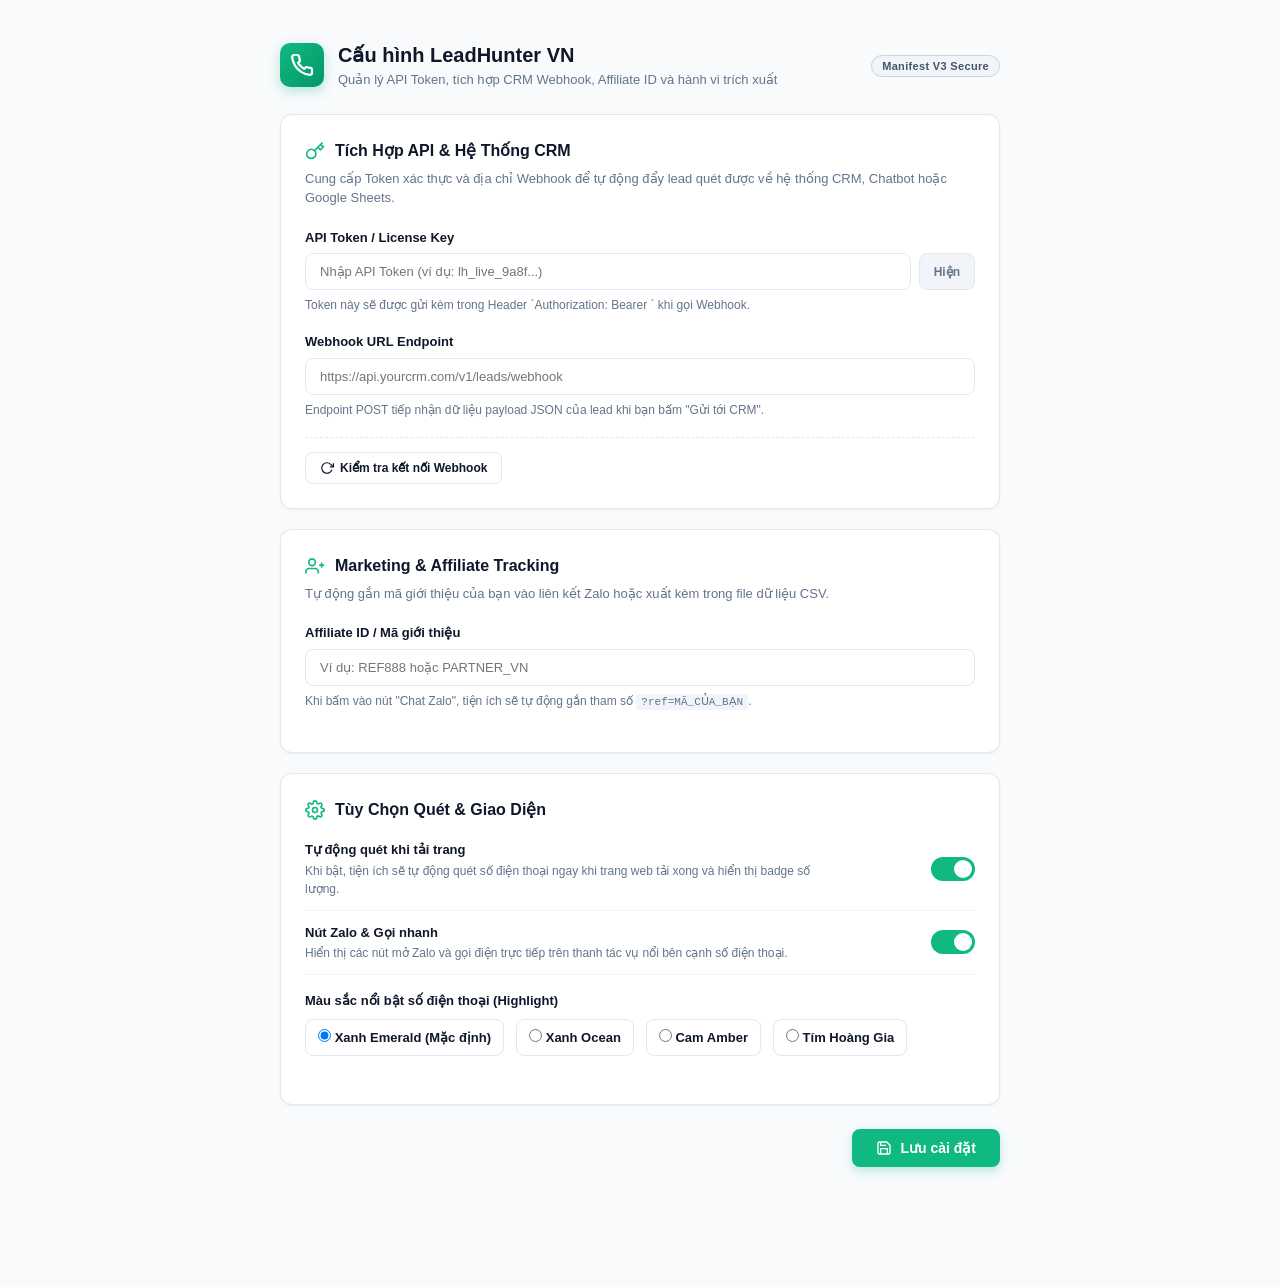
<file: extension/options/options.html>
<!DOCTYPE html>
<html lang="vi">
<head>
  <meta charset="UTF-8">
  <meta name="viewport" content="width=device-width, initial-scale=1.0">
  <title>LeadHunter VN - Cài Đặt Hệ Thống</title>
  <link rel="stylesheet" href="options.css">
</head>
<body>
  <div class="settings-wrapper">
    <!-- Header -->
    <header class="settings-header">
      <div class="brand">
        <div class="brand-logo">
          <svg viewBox="0 0 24 24" fill="none" stroke="currentColor" stroke-width="2.2">
            <path d="M22 16.92v3a2 2 0 0 1-2.18 2 19.79 19.79 0 0 1-8.63-3.07 19.5 19.5 0 0 1-6-6 19.79 19.79 0 0 1-3.07-8.67A2 2 0 0 1 4.11 2h3a2 2 0 0 1 2 1.72 12.84 12.84 0 0 0 .7 2.81 2 2 0 0 1-.45 2.11L8.09 9.91a16 16 0 0 0 6 6l1.27-1.27a2 2 0 0 1 2.11-.45 12.84 12.84 0 0 0 2.81.7A2 2 0 0 1 22 16.92z"/>
          </svg>
        </div>
        <div>
          <h1 id="i18n-settingsTitle">Cấu hình LeadHunter VN</h1>
          <p class="subtitle">Quản lý API Token, tích hợp CRM Webhook, Affiliate ID và hành vi trích xuất</p>
        </div>
      </div>
      <div class="header-badges">
        <span class="badge-v3">Manifest V3 Secure</span>
      </div>
    </header>

    <!-- Main Content Form -->
    <main class="settings-body">
      <form id="optionsForm">
        <!-- Section: API & CRM Integration -->
        <div class="card">
          <h2 class="card-title">
            <svg viewBox="0 0 24 24" fill="none" stroke="currentColor" stroke-width="2">
              <path d="M21 2l-2 2m-7.61 7.61a5.5 5.5 0 1 1-7.778 7.778 5.5 5.5 0 0 1 7.777-7.777zm0 0L15.5 7.5m0 0l3 3L22 7l-3-3m-3.5 3.5L19 4"/>
            </svg>
            Tích Hợp API & Hệ Thống CRM
          </h2>
          <p class="card-desc">Cung cấp Token xác thực và địa chỉ Webhook để tự động đẩy lead quét được về hệ thống CRM, Chatbot hoặc Google Sheets.</p>

          <div class="form-group">
            <label for="apiToken" id="i18n-apiTokenLabel">API Token / License Key</label>
            <div class="input-with-action">
              <input type="password" id="apiToken" placeholder="Nhập API Token (ví dụ: lh_live_9a8f...)" autocomplete="off">
              <button type="button" class="btn-toggle-view" id="btnToggleToken">Hiện</button>
            </div>
            <span class="input-hint">Token này sẽ được gửi kèm trong Header `Authorization: Bearer <Token>` khi gọi Webhook.</span>
          </div>

          <div class="form-group">
            <label for="webhookUrl" id="i18n-webhookUrlLabel">Webhook URL Endpoint</label>
            <input type="url" id="webhookUrl" placeholder="https://api.yourcrm.com/v1/leads/webhook" required>
            <span class="input-hint">Endpoint POST tiếp nhận dữ liệu payload JSON của lead khi bạn bấm "Gửi tới CRM".</span>
          </div>

          <div class="test-connection-row">
            <button type="button" class="btn-test" id="btnTestConnection">
              <svg viewBox="0 0 24 24" fill="none" stroke="currentColor" stroke-width="2">
                <polyline points="23 4 23 10 17 10"></polyline>
                <path d="M20.49 15a9 9 0 1 1-2.12-9.36L23 10"></path>
              </svg>
              <span id="i18n-testConnectionBtn">Kiểm tra kết nối Webhook</span>
            </button>
            <div id="testResult" class="test-result-box"></div>
          </div>
        </div>

        <!-- Section: Marketing & Affiliate -->
        <div class="card">
          <h2 class="card-title">
            <svg viewBox="0 0 24 24" fill="none" stroke="currentColor" stroke-width="2">
              <path d="M16 21v-2a4 4 0 0 0-4-4H5a4 4 0 0 0-4 4v2"></path>
              <circle cx="8.5" cy="7.5" r="4"></circle>
              <line x1="20" y1="8" x2="20" y2="14"></line>
              <line x1="23" y1="11" x2="17" y2="11"></line>
            </svg>
            Marketing & Affiliate Tracking
          </h2>
          <p class="card-desc">Tự động gắn mã giới thiệu của bạn vào liên kết Zalo hoặc xuất kèm trong file dữ liệu CSV.</p>

          <div class="form-group">
            <label for="affiliateId" id="i18n-affiliateIdLabel">Affiliate ID / Mã giới thiệu</label>
            <input type="text" id="affiliateId" placeholder="Ví dụ: REF888 hoặc PARTNER_VN">
            <span class="input-hint">Khi bấm vào nút "Chat Zalo", tiện ích sẽ tự động gắn tham số <code>?ref=MÃ_CỦA_BẠN</code>.</span>
          </div>
        </div>

        <!-- Section: Automation & Display Preferences -->
        <div class="card">
          <h2 class="card-title">
            <svg viewBox="0 0 24 24" fill="none" stroke="currentColor" stroke-width="2">
              <circle cx="12" cy="12" r="3"></circle>
              <path d="M19.4 15a1.65 1.65 0 0 0 .33 1.82l.06.06a2 2 0 0 1 0 2.83 2 2 0 0 1-2.83 0l-.06-.06a1.65 1.65 0 0 0-1.82-.33 1.65 1.65 0 0 0-1 1.51V21a2 2 0 0 1-2 2 2 2 0 0 1-2-2v-.09A1.65 1.65 0 0 0 9 19.4a1.65 1.65 0 0 0-1.82.33l-.06.06a2 2 0 0 1-2.83 0 2 2 0 0 1 0-2.83l.06-.06a1.65 1.65 0 0 0 .33-1.82 1.65 1.65 0 0 0-1.51-1H3a2 2 0 0 1-2-2 2 2 0 0 1 2-2h.09A1.65 1.65 0 0 0 4.6 9a1.65 1.65 0 0 0-.33-1.82l-.06-.06a2 2 0 0 1 0-2.83 2 2 0 0 1 2.83 0l.06.06a1.65 1.65 0 0 0 1.82.33H9a1.65 1.65 0 0 0 1-1.51V3a2 2 0 0 1 2-2 2 2 0 0 1 2 2v.09a1.65 1.65 0 0 0 1 1.51 1.65 1.65 0 0 0 1.82-.33l.06-.06a2 2 0 0 1 2.83 0 2 2 0 0 1 0 2.83l-.06.06a1.65 1.65 0 0 0-.33 1.82V9a1.65 1.65 0 0 0 1.51 1H21a2 2 0 0 1 2 2 2 2 0 0 1-2 2h-.09a1.65 1.65 0 0 0-1.51 1z"></path>
            </svg>
            Tùy Chọn Quét & Giao Diện
          </h2>

          <div class="switch-row">
            <div>
              <span class="switch-title" id="i18n-autoScanLabel">Tự động quét khi tải trang</span>
              <span class="switch-desc">Khi bật, tiện ích sẽ tự động quét số điện thoại ngay khi trang web tải xong và hiển thị badge số lượng.</span>
            </div>
            <label class="toggle-switch">
              <input type="checkbox" id="autoScan" checked>
              <span class="slider"></span>
            </label>
          </div>

          <div class="switch-row">
            <div>
              <span class="switch-title">Nút Zalo & Gọi nhanh</span>
              <span class="switch-desc">Hiển thị các nút mở Zalo và gọi điện trực tiếp trên thanh tác vụ nổi bên cạnh số điện thoại.</span>
            </div>
            <label class="toggle-switch">
              <input type="checkbox" id="enableZalo" checked>
              <span class="slider"></span>
            </label>
          </div>

          <div class="form-group color-group">
            <label id="i18n-highlightColorLabel">Màu sắc nổi bật số điện thoại (Highlight)</label>
            <div class="color-options">
              <label class="color-option">
                <input type="radio" name="highlightColor" value="#10b981" checked>
                <span class="color-swatch" style="background-color: #10b981;"></span>
                <span>Xanh Emerald (Mặc định)</span>
              </label>
              <label class="color-option">
                <input type="radio" name="highlightColor" value="#3b82f6">
                <span class="color-swatch" style="background-color: #3b82f6;"></span>
                <span>Xanh Ocean</span>
              </label>
              <label class="color-option">
                <input type="radio" name="highlightColor" value="#f59e0b">
                <span class="color-swatch" style="background-color: #f59e0b;"></span>
                <span>Cam Amber</span>
              </label>
              <label class="color-option">
                <input type="radio" name="highlightColor" value="#8b5cf6">
                <span class="color-swatch" style="background-color: #8b5cf6;"></span>
                <span>Tím Hoàng Gia</span>
              </label>
            </div>
          </div>
        </div>

        <!-- Sticky Footer Save Bar -->
        <div class="settings-actions">
          <div class="status-msg" id="saveStatus"></div>
          <button type="submit" class="btn-save" id="btnSave">
            <svg viewBox="0 0 24 24" fill="none" stroke="currentColor" stroke-width="2">
              <path d="M19 21H5a2 2 0 0 1-2-2V5a2 2 0 0 1 2-2h11l5 5v11a2 2 0 0 1-2 2z"></path>
              <polyline points="17 21 17 13 7 13 7 21"></polyline>
              <polyline points="7 3 7 8 15 8"></polyline>
            </svg>
            <span id="i18n-saveBtn">Lưu cài đặt</span>
          </button>
        </div>
      </form>
    </main>
  </div>

  <script src="../config.js"></script>
  <script src="options.js"></script>
</body>
</html>
</file>
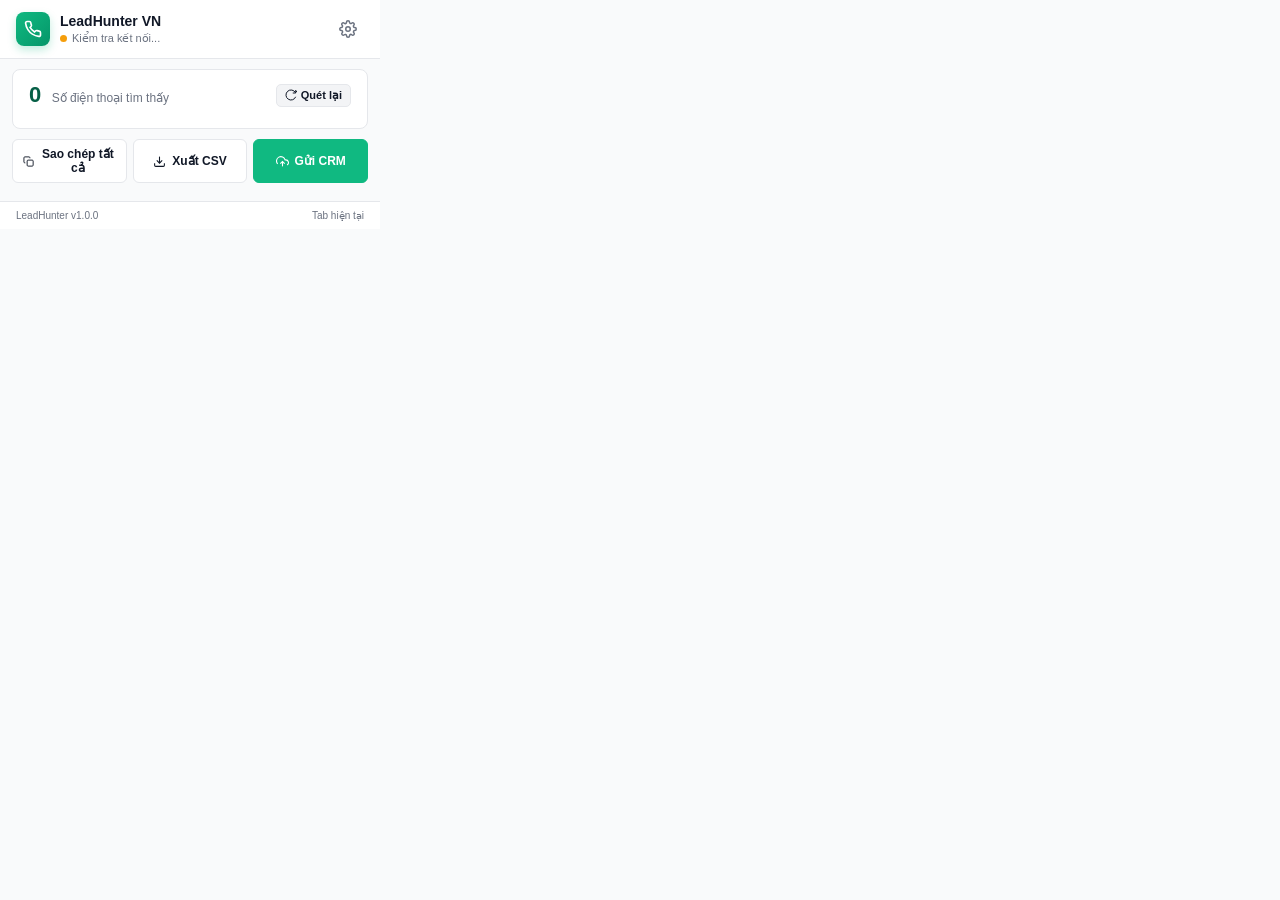
<file: extension/popup/popup.html>
<!DOCTYPE html>
<html lang="vi">
<head>
  <meta charset="UTF-8">
  <meta name="viewport" content="width=device-width, initial-scale=1.0">
  <title>LeadHunter VN - Popup</title>
  <link rel="stylesheet" href="popup.css">
</head>
<body>
  <div class="popup-container">
    <!-- Header -->
    <header class="popup-header">
      <div class="header-brand">
        <div class="brand-icon">
          <svg viewBox="0 0 24 24" fill="none" stroke="currentColor" stroke-width="2.2">
            <path d="M22 16.92v3a2 2 0 0 1-2.18 2 19.79 19.79 0 0 1-8.63-3.07 19.5 19.5 0 0 1-6-6 19.79 19.79 0 0 1-3.07-8.67A2 2 0 0 1 4.11 2h3a2 2 0 0 1 2 1.72 12.84 12.84 0 0 0 .7 2.81 2 2 0 0 1-.45 2.11L8.09 9.91a16 16 0 0 0 6 6l1.27-1.27a2 2 0 0 1 2.11-.45 12.84 12.84 0 0 0 2.81.7A2 2 0 0 1 22 16.92z"/>
          </svg>
        </div>
        <div>
          <h1 class="brand-title" id="i18n-popupTitle">LeadHunter VN</h1>
          <div class="status-indicator" id="crmStatusBadge">
            <span class="status-dot disconnected"></span>
            <span class="status-text" id="crmStatusText">Kiểm tra kết nối...</span>
          </div>
        </div>
      </div>
      <button class="icon-btn" id="btnOpenOptions" title="Mở trang cài đặt" aria-label="Cài đặt">
        <svg viewBox="0 0 24 24" fill="none" stroke="currentColor" stroke-width="2">
          <circle cx="12" cy="12" r="3"></circle>
          <path d="M19.4 15a1.65 1.65 0 0 0 .33 1.82l.06.06a2 2 0 0 1 0 2.83 2 2 0 0 1-2.83 0l-.06-.06a1.65 1.65 0 0 0-1.82-.33 1.65 1.65 0 0 0-1 1.51V21a2 2 0 0 1-2 2 2 2 0 0 1-2-2v-.09A1.65 1.65 0 0 0 9 19.4a1.65 1.65 0 0 0-1.82.33l-.06.06a2 2 0 0 1-2.83 0 2 2 0 0 1 0-2.83l.06-.06a1.65 1.65 0 0 0 .33-1.82 1.65 1.65 0 0 0-1.51-1H3a2 2 0 0 1-2-2 2 2 0 0 1 2-2h.09A1.65 1.65 0 0 0 4.6 9a1.65 1.65 0 0 0-.33-1.82l-.06-.06a2 2 0 0 1 0-2.83 2 2 0 0 1 2.83 0l.06.06a1.65 1.65 0 0 0 1.82.33H9a1.65 1.65 0 0 0 1-1.51V3a2 2 0 0 1 2-2 2 2 0 0 1 2 2v.09a1.65 1.65 0 0 0 1 1.51 1.65 1.65 0 0 0 1.82-.33l.06-.06a2 2 0 0 1 2.83 0 2 2 0 0 1 0 2.83l-.06.06a1.65 1.65 0 0 0-.33 1.82V9a1.65 1.65 0 0 0 1.51 1H21a2 2 0 0 1 2 2 2 2 0 0 1-2 2h-.09a1.65 1.65 0 0 0-1.51 1z"></path>
        </svg>
      </button>
    </header>

    <!-- Stats & Filters -->
    <section class="stats-card">
      <div class="stats-row">
        <div>
          <span class="stats-number" id="leadCount">0</span>
          <span class="stats-label" id="i18n-leadsFound">Số điện thoại tìm thấy</span>
        </div>
        <button class="btn-refresh" id="btnRescan" title="Quét lại tab">
          <svg viewBox="0 0 24 24" fill="none" stroke="currentColor" stroke-width="2">
            <path d="M21.5 2v6h-6M21.34 15.57a10 10 0 1 1-.57-8.38l5.67-5.67"/>
          </svg>
          <span id="i18n-btnRescan">Quét lại</span>
        </button>
      </div>
      <div class="carrier-tags" id="carrierTags">
        <!-- Rendered by JS -->
      </div>
    </section>

    <!-- Action Toolbar -->
    <section class="toolbar">
      <button class="tool-btn" id="btnCopyAll" title="Sao chép tất cả số điện thoại">
        <svg viewBox="0 0 24 24" fill="none" stroke="currentColor" stroke-width="2">
          <rect x="9" y="9" width="13" height="13" rx="2" ry="2"></rect>
          <path d="M5 15H4a2 2 0 0 1-2-2V4a2 2 0 0 1 2-2h9a2 2 0 0 1 2 2v1"></path>
        </svg>
        <span id="i18n-btnCopyAll">Sao chép tất cả</span>
      </button>

      <button class="tool-btn" id="btnExportCsv" title="Tải file CSV danh sách leads">
        <svg viewBox="0 0 24 24" fill="none" stroke="currentColor" stroke-width="2">
          <path d="M21 15v4a2 2 0 0 1-2 2H5a2 2 0 0 1-2-2v-4"></path>
          <polyline points="7 10 12 15 17 10"></polyline>
          <line x1="12" y1="15" x2="12" y2="3"></line>
        </svg>
        <span id="i18n-btnExportCsv">Xuất CSV</span>
      </button>

      <button class="tool-btn primary" id="btnPushAllCrm" title="Đẩy toàn bộ lead lên CRM">
        <svg viewBox="0 0 24 24" fill="none" stroke="currentColor" stroke-width="2">
          <polyline points="16 16 12 12 8 16"></polyline>
          <line x1="12" y1="12" x2="12" y2="21"></line>
          <path d="M20.39 18.39A5 5 0 0 0 18 9h-1.26A8 8 0 1 0 3 16.3"></path>
        </svg>
        <span id="i18n-btnSendAllCrm">Gửi CRM</span>
      </button>
    </section>

    <!-- Phone List -->
    <main class="leads-list-container">
      <div id="leadsList" class="leads-list">
        <!-- Rendered by JS -->
      </div>

      <!-- Empty State -->
      <div id="emptyState" class="empty-state" style="display: none;">
        <div class="empty-icon">
          <svg viewBox="0 0 24 24" fill="none" stroke="currentColor" stroke-width="1.8">
            <circle cx="11" cy="11" r="8"></circle>
            <line x1="21" y1="21" x2="16.65" y2="16.65"></line>
            <line x1="8" y1="11" x2="14" y2="11"></line>
          </svg>
        </div>
        <p class="empty-title" id="i18n-noPhonesFound">Không tìm thấy số điện thoại</p>
        <p class="empty-desc">Trang này chưa có số điện thoại theo định dạng chuẩn hoặc chưa cuộn hết nội dung.</p>
        <button class="btn-rescan-empty" id="btnRescanEmpty">Thử quét lại trang</button>
      </div>
    </main>

    <!-- Footer Toast Feedback -->
    <div id="toast" class="toast"></div>

    <footer class="popup-footer">
      <span>LeadHunter v1.0.0</span>
      <span id="pageDomain">Tab hiện tại</span>
    </footer>
  </div>

  <script src="../config.js"></script>
  <script src="popup.js"></script>
</body>
</html>
</file>
<file: extension/options/options.css>
/* LeadHunter VN - Options Page CSS */

:root {
  --primary: #10b981;
  --primary-hover: #059669;
  --primary-light: #ecfdf5;
  --primary-dark: #065f46;
  --bg-page: #f8fafc;
  --card-bg: #ffffff;
  --text-main: #0f172a;
  --text-muted: #64748b;
  --border-color: #e2e8f0;
}

* {
  box-sizing: border-box;
  margin: 0;
  padding: 0;
}

body {
  font-family: -apple-system, BlinkMacSystemFont, "Segoe UI", Roboto, Helvetica, Arial, sans-serif;
  background-color: var(--bg-page);
  color: var(--text-main);
  line-height: 1.5;
  padding-bottom: 80px;
}

.settings-wrapper {
  max-width: 760px;
  margin: 40px auto;
  padding: 0 20px;
}

/* Header */
.settings-header {
  display: flex;
  align-items: center;
  justify-content: space-between;
  margin-bottom: 24px;
}

.brand {
  display: flex;
  align-items: center;
  gap: 14px;
}

.brand-logo {
  width: 44px;
  height: 44px;
  background: linear-gradient(135deg, #10b981 0%, #059669 100%);
  color: #ffffff;
  border-radius: 10px;
  display: flex;
  align-items: center;
  justify-content: center;
  box-shadow: 0 4px 12px rgba(16, 185, 129, 0.3);
}

.brand-logo svg {
  width: 24px;
  height: 24px;
}

.brand h1 {
  font-size: 20px;
  font-weight: 800;
  color: var(--text-main);
}

.subtitle {
  font-size: 13px;
  color: var(--text-muted);
}

.badge-v3 {
  background: #f1f5f9;
  border: 1px solid #cbd5e1;
  color: #475569;
  font-size: 11px;
  font-weight: 700;
  padding: 4px 10px;
  border-radius: 20px;
  letter-spacing: 0.03em;
}

/* Cards */
.card {
  background: var(--card-bg);
  border: 1px solid var(--border-color);
  border-radius: 12px;
  padding: 24px;
  margin-bottom: 20px;
  box-shadow: 0 1px 3px rgba(0, 0, 0, 0.05);
}

.card-title {
  display: flex;
  align-items: center;
  gap: 10px;
  font-size: 16px;
  font-weight: 700;
  color: var(--text-main);
  margin-bottom: 6px;
}

.card-title svg {
  width: 20px;
  height: 20px;
  color: var(--primary);
}

.card-desc {
  font-size: 13px;
  color: var(--text-muted);
  margin-bottom: 20px;
}

/* Form Controls */
.form-group {
  margin-bottom: 18px;
}

.form-group label {
  display: block;
  font-size: 13px;
  font-weight: 600;
  color: var(--text-main);
  margin-bottom: 6px;
}

.input-with-action {
  display: flex;
  gap: 8px;
}

input[type="text"],
input[type="password"],
input[type="url"] {
  width: 100%;
  padding: 10px 14px;
  border: 1px solid var(--border-color);
  border-radius: 8px;
  font-size: 13px;
  background-color: #ffffff;
  color: var(--text-main);
  outline: none;
  transition: border-color 0.15s ease, box-shadow 0.15s ease;
}

input[type="text"]:focus,
input[type="password"]:focus,
input[type="url"]:focus {
  border-color: var(--primary);
  box-shadow: 0 0 0 3px rgba(16, 185, 129, 0.15);
}

.btn-toggle-view {
  background: #f1f5f9;
  border: 1px solid var(--border-color);
  padding: 0 14px;
  border-radius: 8px;
  font-size: 12px;
  font-weight: 600;
  color: var(--text-muted);
  cursor: pointer;
  white-space: nowrap;
}

.btn-toggle-view:hover {
  background: #e2e8f0;
  color: var(--text-main);
}

.input-hint {
  display: block;
  font-size: 12px;
  color: var(--text-muted);
  margin-top: 6px;
}

.input-hint code {
  background: #f1f5f9;
  padding: 2px 5px;
  border-radius: 4px;
  font-family: monospace;
  font-size: 11px;
}

/* Test Connection */
.test-connection-row {
  margin-top: 14px;
  padding-top: 14px;
  border-top: 1px dashed var(--border-color);
  display: flex;
  align-items: center;
  gap: 12px;
}

.btn-test {
  display: inline-flex;
  align-items: center;
  gap: 6px;
  padding: 8px 14px;
  background: #ffffff;
  border: 1px solid var(--border-color);
  border-radius: 7px;
  font-size: 12px;
  font-weight: 600;
  color: var(--text-main);
  cursor: pointer;
  transition: all 0.15s ease;
}

.btn-test:hover {
  background: #f8fafc;
  border-color: #cbd5e1;
}

.btn-test svg {
  width: 14px;
  height: 14px;
}

.test-result-box {
  font-size: 12px;
  font-weight: 500;
}

.test-result-box.success {
  color: #16a34a;
}

.test-result-box.error {
  color: #dc2626;
}

/* Switch Rows */
.switch-row {
  display: flex;
  align-items: center;
  justify-content: space-between;
  padding: 12px 0;
  border-bottom: 1px solid #f1f5f9;
}

.switch-row:last-of-type {
  border-bottom: none;
}

.switch-title {
  display: block;
  font-size: 13px;
  font-weight: 600;
  color: var(--text-main);
}

.switch-desc {
  display: block;
  font-size: 12px;
  color: var(--text-muted);
  margin-top: 2px;
  max-width: 540px;
}

/* Toggle Switch Slider */
.toggle-switch {
  position: relative;
  display: inline-block;
  width: 44px;
  height: 24px;
  flex-shrink: 0;
}

.toggle-switch input {
  opacity: 0;
  width: 0;
  height: 0;
}

.slider {
  position: absolute;
  cursor: pointer;
  top: 0; left: 0; right: 0; bottom: 0;
  background-color: #cbd5e1;
  border-radius: 24px;
  transition: 0.2s;
}

.slider:before {
  position: absolute;
  content: "";
  height: 18px;
  width: 18px;
  left: 3px;
  bottom: 3px;
  background-color: white;
  border-radius: 50%;
  transition: 0.2s;
}

input:checked + .slider {
  background-color: var(--primary);
}

input:checked + .slider:before {
  transform: translateX(20px);
}

/* Colors */
.color-group {
  margin-top: 16px;
}

.color-options {
  display: flex;
  flex-wrap: wrap;
  gap: 12px;
  margin-top: 8px;
}

.color-option {
  display: flex;
  align-items: center;
  gap: 8px;
  padding: 8px 12px;
  border: 1px solid var(--border-color);
  border-radius: 8px;
  cursor: pointer;
  font-size: 12px;
  font-weight: 500;
  transition: border-color 0.15s ease;
}

.color-option:hover {
  border-color: #94a3b8;
}

.color-swatch {
  width: 16px;
  height: 16px;
  border-radius: 4px;
}

/* Save Bar */
.settings-actions {
  display: flex;
  align-items: center;
  justify-content: flex-end;
  gap: 16px;
  margin-top: 24px;
}

.status-msg {
  font-size: 13px;
  font-weight: 600;
}

.status-msg.success {
  color: #16a34a;
}

.btn-save {
  display: inline-flex;
  align-items: center;
  gap: 8px;
  padding: 11px 24px;
  background-color: var(--primary);
  color: #ffffff;
  border: none;
  border-radius: 8px;
  font-size: 14px;
  font-weight: 700;
  cursor: pointer;
  box-shadow: 0 4px 10px rgba(16, 185, 129, 0.25);
  transition: all 0.15s ease;
}

.btn-save:hover {
  background-color: var(--primary-hover);
}

.btn-save svg {
  width: 16px;
  height: 16px;
}
</file>
<file: extension/popup/popup.css>
/* LeadHunter VN - Popup CSS */

:root {
  --primary: #10b981;
  --primary-hover: #059669;
  --primary-light: #ecfdf5;
  --primary-dark: #065f46;
  --bg-page: #f9fafb;
  --card-bg: #ffffff;
  --text-main: #111827;
  --text-muted: #6b7280;
  --border-color: #e5e7eb;
}

* {
  box-sizing: border-box;
  margin: 0;
  padding: 0;
}

body {
  width: 380px;
  max-height: 580px;
  margin: 0;
  padding: 0;
  font-family: -apple-system, BlinkMacSystemFont, "Segoe UI", Roboto, "Helvetica Neue", Arial, sans-serif;
  background-color: var(--bg-page);
  color: var(--text-main);
  user-select: none;
}

.popup-container {
  display: flex;
  flex-direction: column;
  height: 100%;
}

/* Header */
.popup-header {
  display: flex;
  align-items: center;
  justify-content: space-between;
  padding: 12px 16px;
  background: var(--card-bg);
  border-bottom: 1px solid var(--border-color);
}

.header-brand {
  display: flex;
  align-items: center;
  gap: 10px;
}

.brand-icon {
  width: 34px;
  height: 34px;
  background: linear-gradient(135deg, #10b981 0%, #059669 100%);
  color: #ffffff;
  border-radius: 8px;
  display: flex;
  align-items: center;
  justify-content: center;
  box-shadow: 0 4px 8px rgba(16, 185, 129, 0.25);
}

.brand-icon svg {
  width: 18px;
  height: 18px;
}

.brand-title {
  font-size: 14px;
  font-weight: 700;
  color: var(--text-main);
  line-height: 1.2;
}

.status-indicator {
  display: flex;
  align-items: center;
  gap: 5px;
  margin-top: 2px;
}

.status-dot {
  width: 7px;
  height: 7px;
  border-radius: 50%;
  background-color: #9ca3af;
}

.status-dot.connected {
  background-color: #10b981;
  box-shadow: 0 0 0 2px rgba(16, 185, 129, 0.2);
}

.status-dot.disconnected {
  background-color: #f59e0b;
}

.status-text {
  font-size: 11px;
  color: var(--text-muted);
}

.icon-btn {
  background: transparent;
  border: none;
  cursor: pointer;
  color: var(--text-muted);
  width: 32px;
  height: 32px;
  border-radius: 6px;
  display: flex;
  align-items: center;
  justify-content: center;
  transition: all 0.15s ease;
}

.icon-btn:hover {
  background: #f3f4f6;
  color: var(--text-main);
}

.icon-btn svg {
  width: 18px;
  height: 18px;
}

/* Stats Card */
.stats-card {
  background: var(--card-bg);
  padding: 12px 16px;
  margin: 10px 12px 0 12px;
  border-radius: 8px;
  border: 1px solid var(--border-color);
}

.stats-row {
  display: flex;
  align-items: center;
  justify-content: space-between;
}

.stats-number {
  font-size: 22px;
  font-weight: 800;
  color: var(--primary-dark);
  margin-right: 6px;
}

.stats-label {
  font-size: 12px;
  color: var(--text-muted);
  font-weight: 500;
}

.btn-refresh {
  display: inline-flex;
  align-items: center;
  gap: 4px;
  background: #f3f4f6;
  border: 1px solid var(--border-color);
  padding: 4px 8px;
  border-radius: 5px;
  font-size: 11px;
  font-weight: 600;
  color: var(--text-main);
  cursor: pointer;
  transition: all 0.15s ease;
}

.btn-refresh:hover {
  background: #e5e7eb;
}

.btn-refresh svg {
  width: 12px;
  height: 12px;
}

.carrier-tags {
  display: flex;
  flex-wrap: wrap;
  gap: 4px;
  margin-top: 8px;
}

.carrier-badge {
  font-size: 10px;
  padding: 2px 6px;
  border-radius: 4px;
  font-weight: 600;
  background: #f3f4f6;
  color: #374151;
}

.carrier-badge.viettel { background: #dcfce7; color: #166534; }
.carrier-badge.mobifone { background: #dbeafe; color: #1e40af; }
.carrier-badge.vinaphone { background: #ffedd5; color: #9a3412; }

/* Toolbar */
.toolbar {
  display: flex;
  gap: 6px;
  padding: 10px 12px;
}

.tool-btn {
  flex: 1;
  display: flex;
  align-items: center;
  justify-content: center;
  gap: 6px;
  padding: 7px 10px;
  font-size: 12px;
  font-weight: 600;
  border-radius: 6px;
  border: 1px solid var(--border-color);
  background: #ffffff;
  color: var(--text-main);
  cursor: pointer;
  transition: all 0.15s ease;
}

.tool-btn:hover {
  background: #f9fafb;
  border-color: #d1d5db;
}

.tool-btn.primary {
  background: var(--primary);
  border-color: var(--primary);
  color: #ffffff;
}

.tool-btn.primary:hover {
  background: var(--primary-hover);
}

.tool-btn svg {
  width: 13px;
  height: 13px;
}

/* Leads List */
.leads-list-container {
  flex: 1;
  max-height: 310px;
  overflow-y: auto;
  padding: 0 12px;
}

.leads-list {
  display: flex;
  flex-direction: column;
  gap: 6px;
}

.lead-item {
  display: flex;
  align-items: center;
  justify-content: space-between;
  background: var(--card-bg);
  padding: 9px 12px;
  border-radius: 7px;
  border: 1px solid var(--border-color);
  transition: border-color 0.15s ease;
}

.lead-item:hover {
  border-color: #cbd5e1;
}

.lead-info {
  display: flex;
  flex-direction: column;
}

.lead-phone {
  font-size: 13px;
  font-weight: 700;
  color: var(--text-main);
  letter-spacing: 0.02em;
}

.lead-sub {
  display: flex;
  align-items: center;
  gap: 6px;
  margin-top: 2px;
}

.lead-carrier {
  font-size: 10px;
  font-weight: 600;
  color: var(--primary-dark);
}

.lead-actions {
  display: flex;
  align-items: center;
  gap: 4px;
}

.btn-lead-action {
  width: 28px;
  height: 28px;
  border-radius: 5px;
  border: 1px solid var(--border-color);
  background: #ffffff;
  color: var(--text-muted);
  display: flex;
  align-items: center;
  justify-content: center;
  cursor: pointer;
  transition: all 0.15s ease;
  text-decoration: none;
}

.btn-lead-action:hover {
  background: #f3f4f6;
  color: var(--text-main);
}

.btn-lead-action.zalo:hover {
  background: #0068ff;
  color: #ffffff;
  border-color: #0068ff;
}

.btn-lead-action.crm:hover {
  background: var(--primary);
  color: #ffffff;
  border-color: var(--primary);
}

.btn-lead-action svg {
  width: 13px;
  height: 13px;
}

/* Empty State */
.empty-state {
  text-align: center;
  padding: 30px 20px;
}

.empty-icon {
  width: 44px;
  height: 44px;
  margin: 0 auto 12px auto;
  border-radius: 50%;
  background: #f3f4f6;
  color: #9ca3af;
  display: flex;
  align-items: center;
  justify-content: center;
}

.empty-icon svg {
  width: 22px;
  height: 22px;
}

.empty-title {
  font-size: 13px;
  font-weight: 700;
  color: var(--text-main);
  margin-bottom: 4px;
}

.empty-desc {
  font-size: 11px;
  color: var(--text-muted);
  line-height: 1.4;
  margin-bottom: 12px;
}

.btn-rescan-empty {
  background: var(--primary);
  color: #ffffff;
  border: none;
  padding: 7px 14px;
  border-radius: 6px;
  font-size: 12px;
  font-weight: 600;
  cursor: pointer;
}

/* Toast Notification */
.toast {
  position: fixed;
  bottom: 30px;
  left: 50%;
  transform: translateX(-50%) translateY(20px);
  background: #1f2937;
  color: #ffffff;
  padding: 6px 14px;
  border-radius: 20px;
  font-size: 11px;
  font-weight: 500;
  opacity: 0;
  pointer-events: none;
  transition: all 0.2s cubic-bezier(0.16, 1, 0.3, 1);
  z-index: 100;
  white-space: nowrap;
}

.toast.show {
  opacity: 1;
  transform: translateX(-50%) translateY(0);
}

/* Footer */
.popup-footer {
  padding: 8px 16px;
  border-top: 1px solid var(--border-color);
  background: #ffffff;
  display: flex;
  justify-content: space-between;
  font-size: 10px;
  color: var(--text-muted);
  margin-top: 8px;
}
</file>
